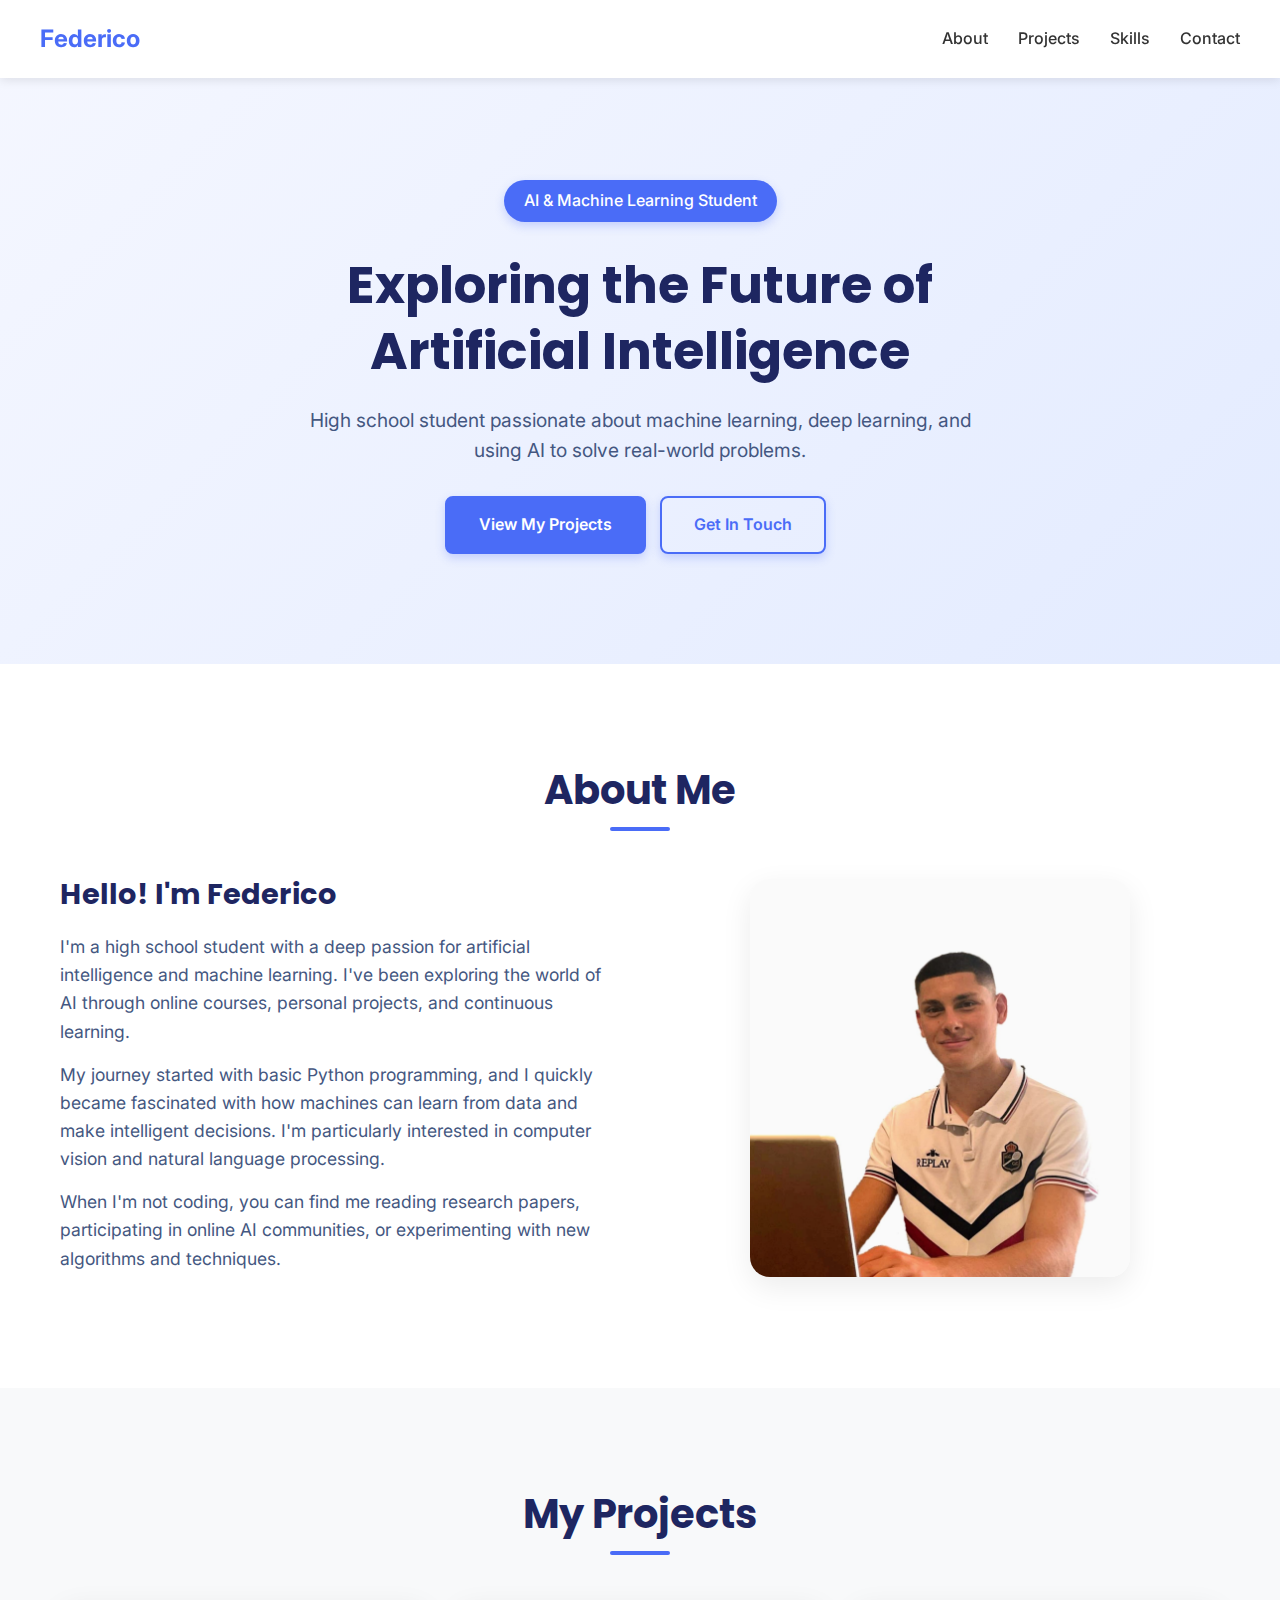
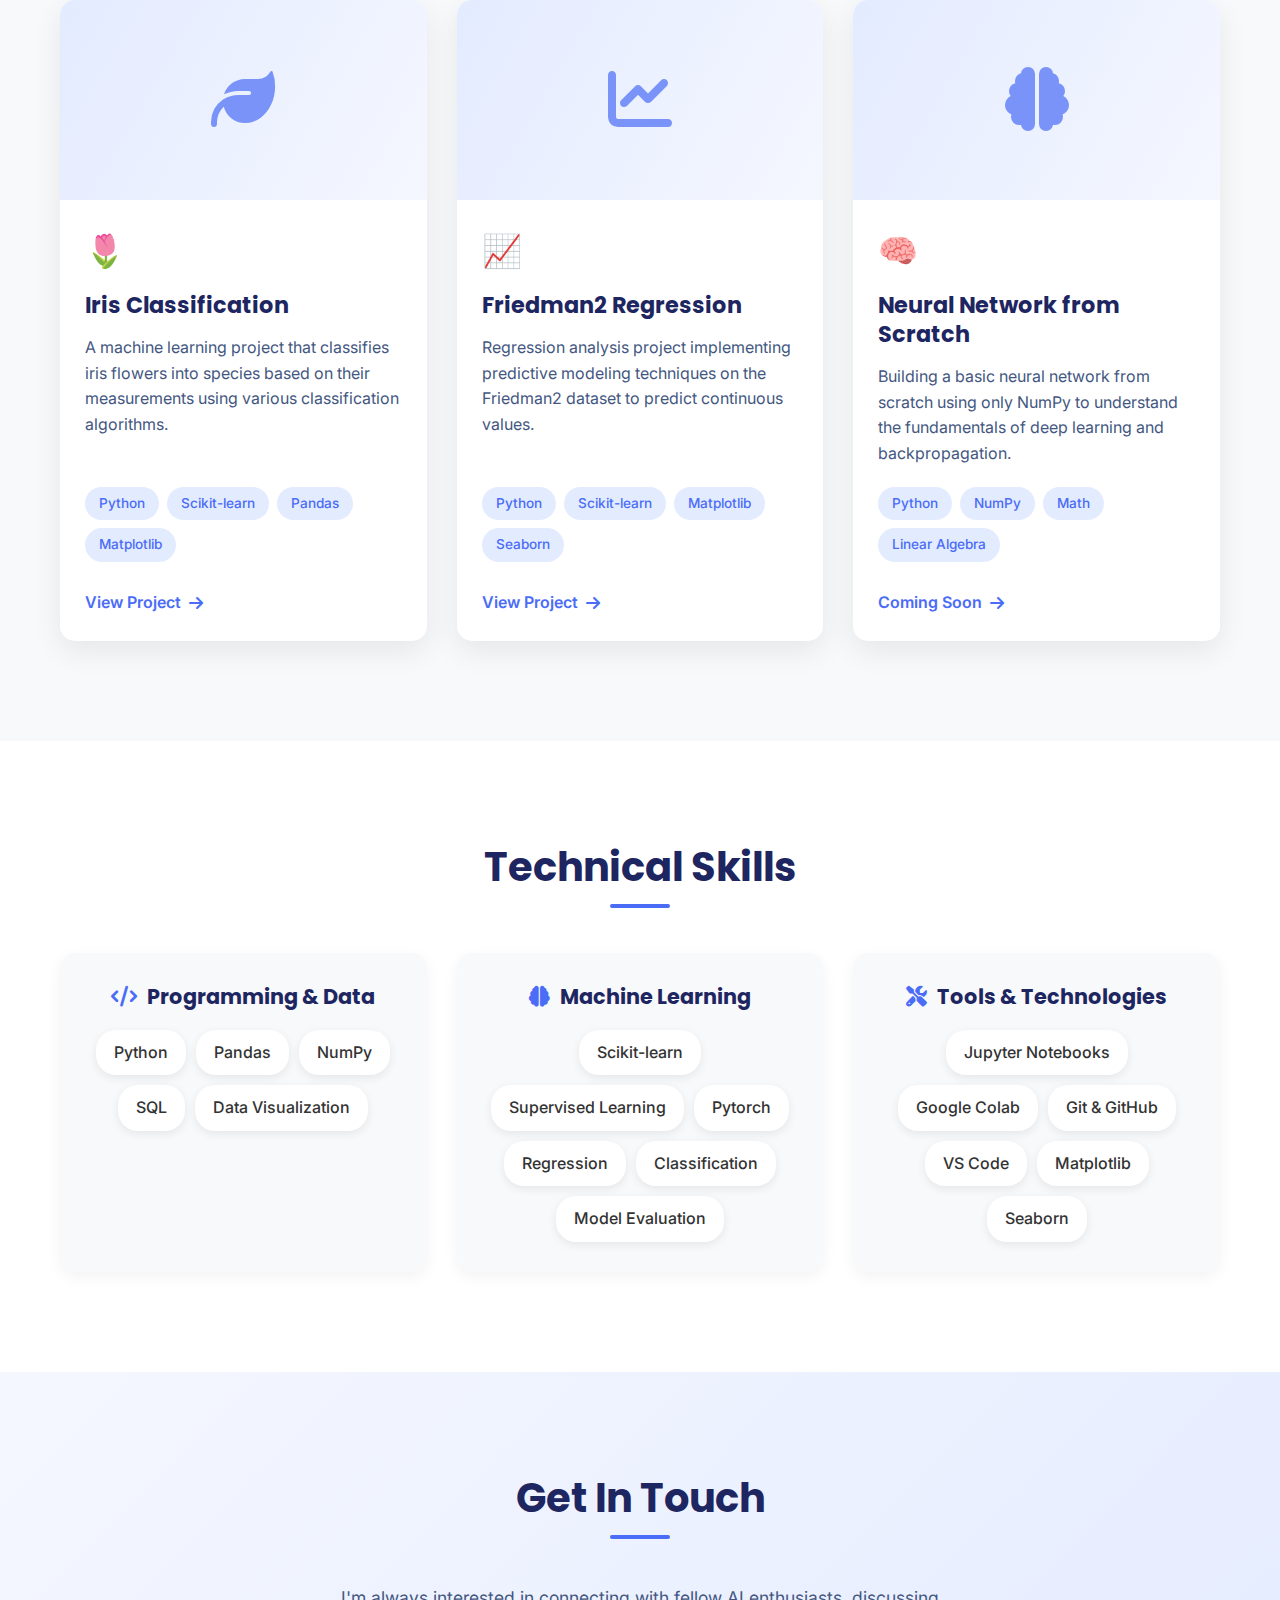
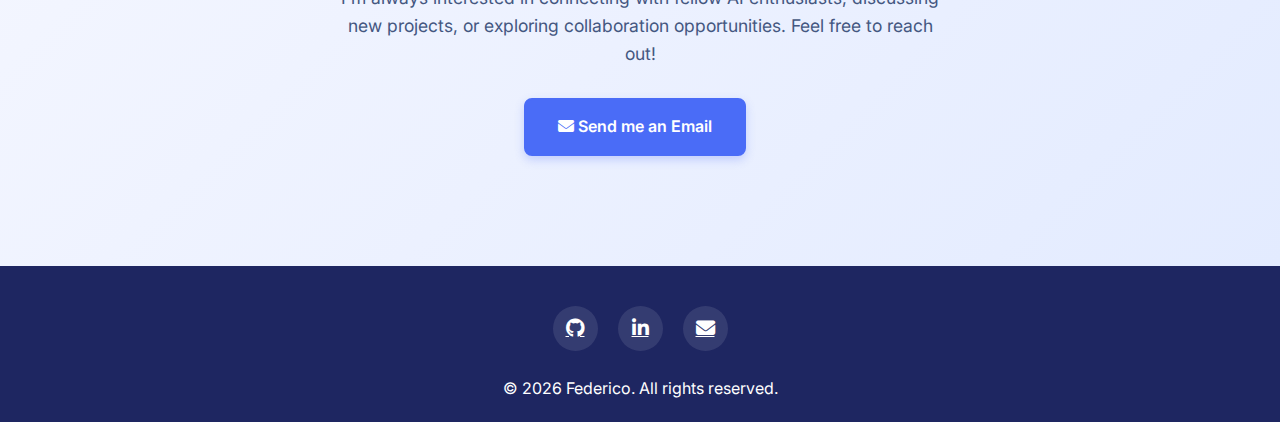
<file: landing/public/index.html>
<!DOCTYPE html>
<html lang="en">
<head>
    <meta charset="UTF-8">
    <meta name="viewport" content="width=device-width, initial-scale=1.0">
    <title>Federico - AI & ML Student</title>
    <meta name="description" content="AI and Machine Learning student passionate about deep learning, computer vision and NLP. Explore my projects and get in touch!">
    
    <!-- Favicon -->
    <link rel="icon" type="image/x-icon" href="assets/icons/favicon.ico">
    <link rel="icon" type="image/png" sizes="16x16" href="assets/icons/favicon-16x16.png">
    <link rel="icon" type="image/png" sizes="32x32" href="assets/icons/favicon-32x32.png">
    <link rel="apple-touch-icon" href="assets/icons/apple-touch-icon.png">
    
    <!-- Google Fonts -->
    <link rel="preconnect" href="https://fonts.googleapis.com">
    <link rel="preconnect" href="https://fonts.gstatic.com" crossorigin>
    <link href="https://fonts.googleapis.com/css2?family=Inter:wght@400;500;600;700&family=Poppins:wght@400;500;600;700&display=swap" rel="stylesheet">
    
    <!-- Font Awesome -->
    <link rel="stylesheet" href="https://cdnjs.cloudflare.com/ajax/libs/font-awesome/6.4.0/css/all.min.css">
    
    <style>
        /* Global Styles */
        :root {
            --primary: #4a6cf7;
            --primary-dark: #3a5cd8;
            --secondary: #1e2661;
            --text: #333;
            --text-light: #445781;
            --background: #f8f9fa;
            --white: #ffffff;
            --card-shadow: 0 10px 30px rgba(0,0,0,0.08);
            --transition: all 0.3s ease;
        }
        
        * {
            margin: 0;
            padding: 0;
            box-sizing: border-box;
        }
        
        html {
            scroll-behavior: smooth;
        }
        
        body {
            font-family: 'Inter', sans-serif;
            line-height: 1.6;
            color: var(--text);
            background-color: var(--background);
        }
        
        h1, h2, h3, h4, h5 {
            font-family: 'Poppins', sans-serif;
            font-weight: 700;
            color: var(--secondary);
            line-height: 1.3;
        }
        
        .container {
            max-width: 1200px;
            margin: 0 auto;
            padding: 0 20px;
        }
        
        .section-padding {
            padding: 100px 0;
        }
        
        /* Navigation */
        nav {
            background-color: var(--white);
            box-shadow: 0 2px 10px rgba(0,0,0,0.1);
            position: fixed;
            width: 100%;
            top: 0;
            z-index: 1000;
            transition: var(--transition);
        }
        
        .nav-container {
            display: flex;
            justify-content: space-between;
            align-items: center;
            padding: 20px 0;
        }
        
        .logo {
            font-size: 1.5rem;
            font-weight: 700;
            color: var(--primary);
            text-decoration: none;
            display: flex;
            align-items: center;
        }
        
        .nav-links {
            display: flex;
            list-style: none;
        }
        
        .nav-links li {
            margin-left: 30px;
        }
        
        .nav-links a {
            text-decoration: none;
            color: var(--text);
            font-weight: 500;
            transition: var(--transition);
            position: relative;
        }
        
        .nav-links a:after {
            content: '';
            position: absolute;
            bottom: -5px;
            left: 0;
            width: 0;
            height: 2px;
            background-color: var(--primary);
            transition: var(--transition);
        }
        
        .nav-links a:hover {
            color: var(--primary);
        }
        
        .nav-links a:hover:after {
            width: 100%;
        }
        
        .menu-toggle {
            display: none;
            background: none;
            border: none;
            font-size: 1.5rem;
            cursor: pointer;
            color: var(--secondary);
        }
        
        /* Hero Section - MODIFICATA */
        .hero {
            padding: 180px 0 100px;
            background: linear-gradient(135deg, #f5f7ff 0%, #e3ebff 100%);
            position: relative;
            overflow: hidden;
            text-align: center; /* Aggiunto per centrare il testo */
        }
        
        .hero-content {
            display: flex;
            flex-direction: column; /* Cambiato da row a column */
            align-items: center; /* Centra orizzontalmente */
            justify-content: center; /* Centra verticalmente */
            gap: 40px;
        }
        
        .hero-text {
            flex: 1;
            animation: fadeInUp 0.8s ease-out;
            max-width: 800px; /* Limita la larghezza per leggibilità */
        }
        
        .hero h1 {
            font-size: 3.2rem;
            margin-bottom: 20px;
            color: var(--secondary);
        }
        
        .hero p {
            font-size: 1.2rem;
            max-width: 700px;
            margin: 0 auto 30px;
            color: var(--text-light);
        }
        
        .tagline {
            background: var(--primary);
            color: var(--white);
            padding: 8px 20px;
            border-radius: 30px;
            display: inline-block;
            font-weight: 500;
            margin-bottom: 30px;
            font-size: 1rem;
            box-shadow: 0 4px 10px rgba(74, 108, 247, 0.25);
        }
        
        .btn {
            display: inline-block;
            padding: 14px 32px;
            background: var(--primary);
            color: var(--white);
            text-decoration: none;
            border-radius: 8px;
            font-weight: 600;
            transition: var(--transition);
            margin: 0 10px 10px 0;
            border: 2px solid var(--primary);
            box-shadow: 0 4px 10px rgba(74, 108, 247, 0.25);
        }
        
        .btn-outline {
            background: transparent;
            border: 2px solid var(--primary);
            color: var(--primary);
        }
        
        .btn:hover {
            background: var(--primary-dark);
            transform: translateY(-3px);
            box-shadow: 0 8px 15px rgba(74, 108, 247, 0.3);
        }
        
        .btn-outline:hover {
            background: var(--primary);
            color: var(--white);
        }
        
        /* About Section */
        .about {
            background: var(--white);
        }
        
        .section-title {
            text-align: center;
            margin-bottom: 60px;
            position: relative;
            font-size: 2.5rem;
        }
        
        .section-title:after {
            content: '';
            position: absolute;
            bottom: -15px;
            left: 50%;
            transform: translateX(-50%);
            width: 60px;
            height: 4px;
            background: var(--primary);
            border-radius: 2px;
        }
        
        .about-content {
            display: flex;
            align-items: center;
            justify-content: space-between;
            flex-wrap: wrap;
            gap: 40px;
        }
        
        .about-text {
            flex: 1;
            min-width: 300px;
        }
        
        .about-text h3 {
            margin-bottom: 20px;
            color: var(--secondary);
            font-size: 1.8rem;
        }
        
        .about-text p {
            margin-bottom: 15px;
            color: var(--text-light);
            font-size: 1.1rem;
        }
        
        .about-image {
            flex: 1;
            min-width: 300px;
            text-align: center;
            position: relative;
        }
        
        .profile-img {
            width: 100%;
            max-width: 380px;
            height: auto;
            border-radius: 20px;
            object-fit: cover;
            box-shadow: var(--card-shadow);
            transition: var(--transition);
        }
        
        .profile-img:hover {
            transform: translateY(-5px);
        }
        
        .about-image:after {
            content: '';
            position: absolute;
            top: -15px;
            left: -15px;
            right: 15px;
            bottom: 15px;
            border: 2px solid var(--primary);
            border-radius: 20px;
            z-index: -1;
            transition: var(--transition);
        }
        
        /* Projects Section */
        .projects {
            background: var(--background);
        }
        
        .project-grid {
            display: grid;
            grid-template-columns: repeat(auto-fit, minmax(330px, 1fr));
            gap: 30px;
            margin-top: 50px;
        }
        
        .project-card {
            background: var(--white);
            border-radius: 15px;
            overflow: hidden;
            box-shadow: var(--card-shadow);
            transition: var(--transition);
            height: 100%;
            display: flex;
            flex-direction: column;
        }
        
        .project-card:hover {
            transform: translateY(-10px);
            box-shadow: 0 15px 30px rgba(0,0,0,0.1);
        }
        
        .project-image {
            height: 200px;
            overflow: hidden;
            position: relative;
            background: linear-gradient(120deg, #e3ebff, #f5f7ff);
            display: flex;
            align-items: center;
            justify-content: center;
        }
        
        .project-image .icon-wrapper {
            font-size: 4rem;
            color: var(--primary);
            opacity: 0.7;
        }
        
        .project-content {
            padding: 25px;
            flex-grow: 1;
            display: flex;
            flex-direction: column;
        }
        
        .project-icon {
            font-size: 2rem;
            margin-bottom: 15px;
            color: var(--primary);
        }
        
        .project-card h3 {
            margin-bottom: 15px;
            color: var(--secondary);
            font-size: 1.4rem;
        }
        
        .project-card p {
            color: var(--text-light);
            margin-bottom: 20px;
            flex-grow: 1;
        }
        
        .tech-tags {
            display: flex;
            flex-wrap: wrap;
            margin-bottom: 20px;
        }
        
        .tech-tag {
            background: #e3ebff;
            color: var(--primary);
            padding: 6px 14px;
            border-radius: 20px;
            font-size: 0.85rem;
            margin-right: 8px;
            margin-bottom: 8px;
            font-weight: 500;
        }
        
        .project-link {
            color: var(--primary);
            text-decoration: none;
            font-weight: 600;
            display: inline-flex;
            align-items: center;
            transition: var(--transition);
        }
        
        .project-link i {
            margin-left: 8px;
            transition: var(--transition);
        }
        
        .project-link:hover {
            color: var(--primary-dark);
        }
        
        .project-link:hover i {
            transform: translateX(5px);
        }
        
        /* Skills Section */
        .skills {
            background: var(--white);
        }
        
        .skills-grid {
            display: grid;
            grid-template-columns: repeat(auto-fit, minmax(250px, 1fr));
            gap: 30px;
        }
        
        .skill-category {
            background: var(--background);
            padding: 30px;
            border-radius: 15px;
            transition: var(--transition);
            box-shadow: 0 5px 15px rgba(0,0,0,0.05);
        }
        
        .skill-category:hover {
            transform: translateY(-5px);
            box-shadow: 0 10px 25px rgba(0,0,0,0.1);
        }
        
        .skill-category h3 {
            margin-bottom: 20px;
            color: var(--secondary);
            text-align: center;
            font-size: 1.3rem;
            display: flex;
            align-items: center;
            justify-content: center;
        }
        
        .skill-category h3 i {
            margin-right: 10px;
            color: var(--primary);
        }
        
        .skill-list {
            display: flex;
            flex-wrap: wrap;
            justify-content: center;
            gap: 10px;
        }
        
        .skill-item {
            background: var(--white);
            padding: 10px 18px;
            border-radius: 20px;
            box-shadow: 0 3px 10px rgba(0,0,0,0.08);
            font-weight: 500;
            transition: var(--transition);
        }
        
        .skill-item:hover {
            background: var(--primary);
            color: var(--white);
            transform: translateY(-3px);
        }
        
        /* Contact Section */
        .contact {
            background: linear-gradient(135deg, #f5f7ff 0%, #e3ebff 100%);
            text-align: center;
        }
        
        .contact p {
            max-width: 600px;
            margin: 0 auto 30px;
            font-size: 1.1rem;
            color: var(--text-light);
        }
        
        /* Footer */
        footer {
            background: var(--secondary);
            color: var(--white);
            padding: 40px 0 20px;
            text-align: center;
        }
        
        .social-links {
            margin-bottom: 25px;
            display: flex;
            justify-content: center;
            gap: 20px;
        }
        
        .social-links a {
            display: inline-flex;
            align-items: center;
            justify-content: center;
            width: 45px;
            height: 45px;
            background: rgba(255, 255, 255, 0.1);
            color: var(--white);
            border-radius: 50%;
            font-size: 1.2rem;
            transition: var(--transition);
        }
        
        .social-links a:hover {
            background: var(--primary);
            transform: translateY(-3px);
        }
        
        .back-to-top {
            position: fixed;
            bottom: 30px;
            right: 30px;
            width: 50px;
            height: 50px;
            background: var(--primary);
            color: var(--white);
            border-radius: 50%;
            display: flex;
            align-items: center;
            justify-content: center;
            text-decoration: none;
            font-size: 1.2rem;
            box-shadow: 0 4px 15px rgba(0,0,0,0.2);
            transition: var(--transition);
            opacity: 0;
            visibility: hidden;
            z-index: 999;
        }
        
        .back-to-top.visible {
            opacity: 1;
            visibility: visible;
        }
        
        .back-to-top:hover {
            background: var(--primary-dark);
            transform: translateY(-3px);
        }
        
        /* Animations */
        @keyframes fadeInUp {
            from {
                opacity: 0;
                transform: translateY(20px);
            }
            to {
                opacity: 1;
                transform: translateY(0);
            }
        }
        
        @keyframes fadeInRight {
            from {
                opacity: 0;
                transform: translateX(20px);
            }
            to {
                opacity: 1;
                transform: translateX(0);
            }
        }
        
        /* Responsive Design */
        @media (max-width: 992px) {
            .hero h1 {
                font-size: 2.8rem;
            }
        }
        
        @media (max-width: 768px) {
            .menu-toggle {
                display: block;
            }
            
            .nav-links {
                position: fixed;
                top: 80px;
                left: 0;
                width: 100%;
                background: var(--white);
                flex-direction: column;
                align-items: center;
                padding: 20px;
                box-shadow: 0 10px 20px rgba(0,0,0,0.1);
                transform: translateY(-100%);
                opacity: 0;
                visibility: hidden;
                transition: var(--transition);
            }
            
            .nav-links.active {
                transform: translateY(0);
                opacity: 1;
                visibility: visible;
            }
            
            .nav-links li {
                margin: 15px 0;
            }
            
            .hero {
                padding: 150px 0 80px;
            }
            
            .hero h1 {
                font-size: 2.2rem;
            }
            
            .section-title {
                font-size: 2rem;
            }
            
            .about-content {
                flex-direction: column;
            }
            
            .about-text {
                margin-bottom: 40px;
            }
            
            .profile-img {
                width: 100%;
                max-width: 300px;
            }
            
            .project-grid {
                grid-template-columns: 1fr;
            }
            
            .btn {
                display: block;
                margin: 10px auto;
                width: 100%;
                max-width: 250px;
            }
        }
        
        @media (max-width: 480px) {
            .hero h1 {
                font-size: 1.8rem;
            }
            .hero p {
                font-size: 1rem;
            }
            
            .section-title {
                font-size: 1.8rem;
            }
            
            .tagline {
                font-size: 0.9rem;
            }
            
            .profile-img {
                max-width: 250px;
            }
            
            .skills-grid {
                grid-template-columns: 1fr;
            }
        }
    </style>
</head>
<body>
    <!-- Navigation -->
    <nav>
        <div class="container nav-container">
            <a href="#" class="logo">Federico</a>
            <button class="menu-toggle" id="menuToggle">
                <i class="fas fa-bars"></i>
            </button>
            <ul class="nav-links" id="navLinks">
                <li><a href="#about">About</a></li>
                <li><a href="#projects">Projects</a></li>
                <li><a href="#skills">Skills</a></li>
                <li><a href="#contact">Contact</a></li>
            </ul>
        </div>
    </nav>

    <!-- Hero Section - MODIFICATA -->
    <section class="hero">
        <div class="container">
            <div class="hero-content">
                <div class="hero-text">
                    <div class="tagline">AI & Machine Learning Student</div>
                    <h1>Exploring the Future of Artificial Intelligence</h1>
                    <p>High school student passionate about machine learning, deep learning, and using AI to solve real-world problems.</p>
                    <div>
                        <a href="#projects" class="btn">View My Projects</a>
                        <a href="#contact" class="btn btn-outline">Get In Touch</a>
                    </div>
                </div>
            </div>
        </div>
    </section>

    <!-- About Section -->
    <section id="about" class="about section-padding">
        <div class="container">
            <h2 class="section-title">About Me</h2>
            <div class="about-content">
                <div class="about-text">
                    <h3>Hello! I'm Federico</h3>
                    <p>I'm a high school student with a deep passion for artificial intelligence and machine learning. I've been exploring the world of AI through online courses, personal projects, and continuous learning.</p>
                    <p>My journey started with basic Python programming, and I quickly became fascinated with how machines can learn from data and make intelligent decisions. I'm particularly interested in computer vision and natural language processing.</p>
                    <p>When I'm not coding, you can find me reading research papers, participating in online AI communities, or experimenting with new algorithms and techniques.</p>
                </div>
                <div class="about-image">
                    <img src="assets/images/immagine_profilo_landing_page_github.jpg" alt="Federico - AI and Machine Learning Student" class="profile-img">
                </div>
            </div>
        </div>
    </section>

    <!-- Projects Section -->
    <section id="projects" class="projects section-padding">
        <div class="container">
            <h2 class="section-title">My Projects</h2>
            <div class="project-grid">
                <div class="project-card">
                    <div class="project-image">
                        <div class="icon-wrapper">
                            <i class="fas fa-leaf"></i>
                        </div>
                    </div>
                    <div class="project-content">
                        <div class="project-icon">🌷</div>
                        <h3>Iris Classification</h3>
                        <p>A machine learning project that classifies iris flowers into species based on their measurements using various classification algorithms.</p>
                        <div class="tech-tags">
                            <span class="tech-tag">Python</span>
                            <span class="tech-tag">Scikit-learn</span>
                            <span class="tech-tag">Pandas</span>
                            <span class="tech-tag">Matplotlib</span>
                        </div>
                        <a href="https://github.com/fede07-ml/portfolio/tree/main/projects/ml/iris/Iris.ipynb" class="project-link" target="_blank" rel="noopener">
                            View Project <i class="fas fa-arrow-right"></i>
                        </a>
                    </div>
                </div>
                
                <div class="project-card">
                    <div class="project-image">
                        <div class="icon-wrapper">
                            <i class="fas fa-chart-line"></i>
                        </div>
                    </div>
                    <div class="project-content">
                        <div class="project-icon">📈</div>
                        <h3>Friedman2 Regression</h3>
                        <p>Regression analysis project implementing predictive modeling techniques on the Friedman2 dataset to predict continuous values.</p>
                        <div class="tech-tags">
                            <span class="tech-tag">Python</span>
                            <span class="tech-tag">Scikit-learn</span>
                            <span class="tech-tag">Matplotlib</span>
                            <span class="tech-tag">Seaborn</span>
                        </div>
                        <a href="https://github.com/fede07-ml/portfolio/tree/main/projects/ml/friedman/MakeFriedMan2.ipynb" class="project-link" target="_blank" rel="noopener">
                            View Project <i class="fas fa-arrow-right"></i>
                        </a>
                    </div>
                </div>
                
                <div class="project-card">
                    <div class="project-image">
                        <div class="icon-wrapper">
                            <i class="fas fa-brain"></i>
                        </div>
                    </div>
                    <div class="project-content">
                        <div class="project-icon">🧠</div>
                        <h3>Neural Network from Scratch</h3>
                        <p>Building a basic neural network from scratch using only NumPy to understand the fundamentals of deep learning and backpropagation.</p>
                        <div class="tech-tags">
                            <span class="tech-tag">Python</span>
                            <span class="tech-tag">NumPy</span>
                            <span class="tech-tag">Math</span>
                            <span class="tech-tag">Linear Algebra</span>
                        </div>
                        <a href="https://github.com/fede07-ml" class="project-link" target="_blank" rel="noopener">
                            Coming Soon <i class="fas fa-arrow-right"></i>
                        </a>
                    </div>
                </div>
            </div>
        </div>
    </section>

    <!-- Skills Section -->
    <section id="skills" class="skills section-padding">
        <div class="container">
            <h2 class="section-title">Technical Skills</h2>
            <div class="skills-grid">
                <div class="skill-category">
                    <h3><i class="fas fa-code"></i> Programming & Data</h3>
                    <div class="skill-list">
                        <span class="skill-item">Python</span>
                        <span class="skill-item">Pandas</span>
                        <span class="skill-item">NumPy</span>
                        <span class="skill-item">SQL</span>
                        <span class="skill-item">Data Visualization</span>
                    </div>
                </div>
                
                <div class="skill-category">
                    <h3><i class="fas fa-brain"></i> Machine Learning</h3>
                    <div class="skill-list">
                        <span class="skill-item">Scikit-learn</span>
                        <span class="skill-item">Supervised Learning</span>
                        <span class="skill-item">Pytorch</span>
                        <span class="skill-item">Regression</span>
                        <span class="skill-item">Classification</span>
                        <span class="skill-item">Model Evaluation</span>
                    </div>
                </div>
                
                <div class="skill-category">
                    <h3><i class="fas fa-tools"></i> Tools & Technologies</h3>
                    <div class="skill-list">
                        <span class="skill-item">Jupyter Notebooks</span>
                        <span class="skill-item">Google Colab</span>
                        <span class="skill-item">Git & GitHub</span>
                        <span class="skill-item">VS Code</span>
                        <span class="skill-item">Matplotlib</span>
                        <span class="skill-item">Seaborn</span>
                    </div>
                </div>
            </div>
        </div>
    </section>

    <!-- Contact Section -->
    <section id="contact" class="contact section-padding">
        <div class="container">
            <h2 class="section-title">Get In Touch</h2>
            <p>I'm always interested in connecting with fellow AI enthusiasts, discussing new projects, or exploring collaboration opportunities. Feel free to reach out!</p>
            <a href="mailto:santillifede1234@gmail.com" class="btn">
                <i class="fas fa-envelope"></i> Send me an Email
            </a>
        </div>
    </section>

    <!-- Footer -->
    <footer>
        <div class="container">
            <div class="social-links">
                <a href="https://github.com/fede07-ml" aria-label="GitHub" target="_blank" rel="noopener">
                    <i class="fab fa-github"></i>
                </a>
                <a href="https://linkedin.com/in/federicosantilli" aria-label="LinkedIn" target="_blank" rel="noopener">
                    <i class="fab fa-linkedin-in"></i>
                </a>
                <a href="mailto:santillifede1234@gmail.com" aria-label="Email" rel="noopener">
                    <i class="fas fa-envelope"></i>
                </a>
            </div>
            <p>&copy; <span id="current-year">2025</span> Federico. All rights reserved.</p>
        </div>
    </footer>

    <a href="#" class="back-to-top" id="backToTop">
        <i class="fas fa-arrow-up"></i>
    </a>

    <script>
        // Aggiorna automaticamente l'anno nel footer
        document.getElementById('current-year').textContent = new Date().getFullYear();
        
        // Menu mobile toggle
        const menuToggle = document.getElementById('menuToggle');
        const navLinks = document.getElementById('navLinks');
        
        menuToggle.addEventListener('click', () => {
            navLinks.classList.toggle('active');
            menuToggle.innerHTML = navLinks.classList.contains('active') ? 
                '<i class="fas fa-times"></i>' : '<i class="fas fa-bars"></i>';
        });
        
        // Chiudi il menu mobile quando si clicca su un link
        document.querySelectorAll('.nav-links a').forEach(link => {
            link.addEventListener('click', () => {
                navLinks.classList.remove('active');
                menuToggle.innerHTML = '<class="fas fa-bars"></i>';
            });
        });
        
        // Smooth scrolling per navigation links
        document.querySelectorAll('a[href^="#"]').forEach(anchor => {
            anchor.addEventListener('click', function (e) {
                e.preventDefault();
                
                const targetId = this.getAttribute('href');
                if (targetId === '#') return;
                
                const targetElement = document.querySelector(targetId);
                if (targetElement) {
                    const navHeight = document.querySelector('nav').offsetHeight;
                    const targetPosition = targetElement.offsetTop - navHeight;
                    
                    window.scrollTo({
                        top: targetPosition,
                        behavior: 'smooth'
                    });
                }
            });
        });
        
        // Back to top button
        const backToTopButton = document.getElementById('backToTop');
        
        window.addEventListener('scroll', () => {
            if (window.pageYOffset > 300) {
                backToTopButton.classList.add('visible');
            } else {
                backToTopButton.classList.remove('visible');
            }
        });
    </script>
</body>
</html>
</file>
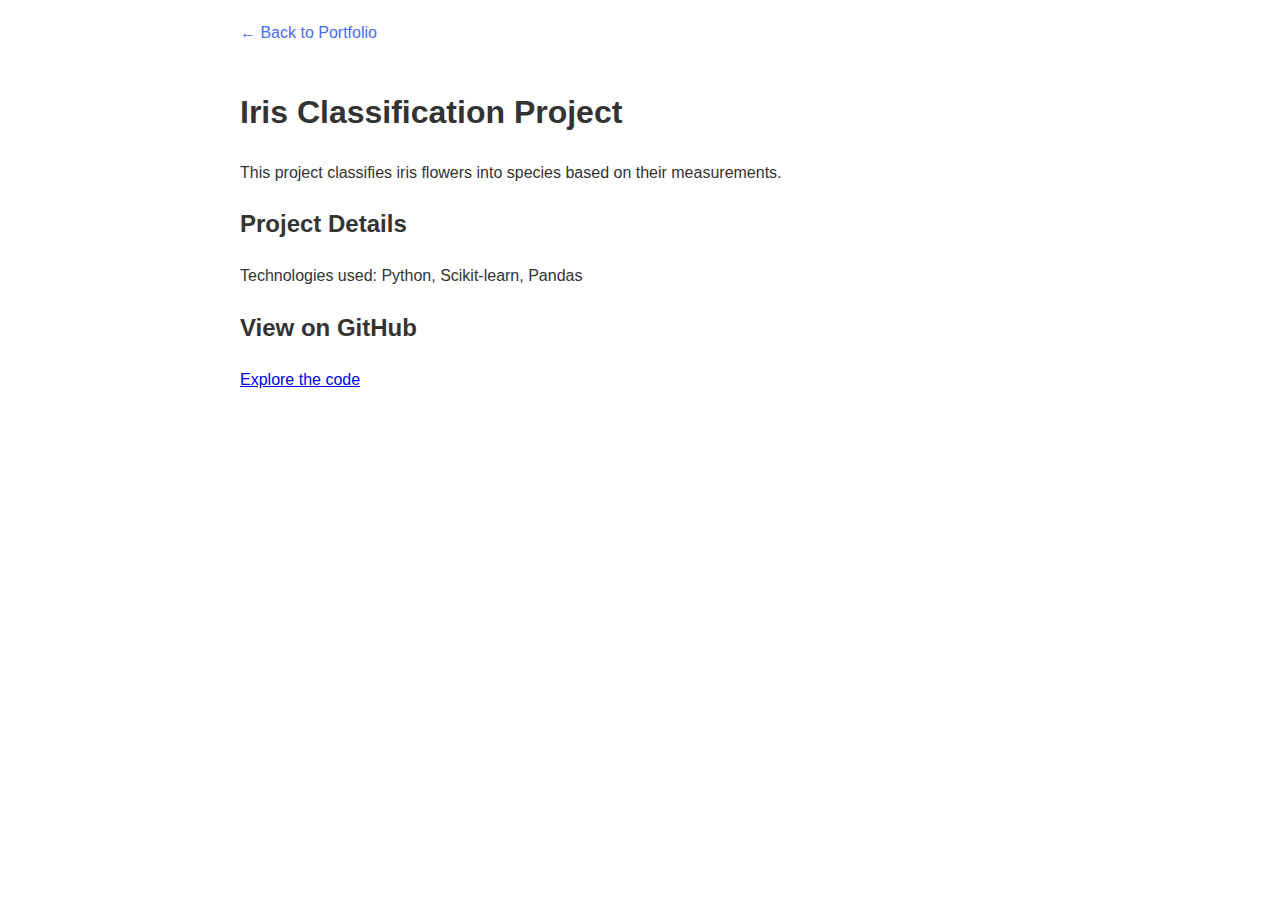
<file: projects/ml/iris/iris.html>
<html lang="en">
<head>
    <meta charset="UTF-8">
    <meta name="viewport" content="width=device-width, initial-scale=1.0">
    <title>Iris Classification Project</title>
    <style>
        /* Stili coerenti con il tuo sito */
        body {
            font-family: 'Segoe UI', Tahoma, Geneva, Verdana, sans-serif;
            line-height: 1.6;
            color: #333;
            max-width: 800px;
            margin: 0 auto;
            padding: 20px;
        }
        .back-link {
            display: inline-block;
            margin-bottom: 20px;
            color: #4a6cf7;
            text-decoration: none;
        }
    </style>
</head>
<body>
    <a href="../index.html" class="back-link">← Back to Portfolio</a>
    
    <h1>Iris Classification Project</h1>
    <p>This project classifies iris flowers into species based on their measurements.</p>
    
    <h2>Project Details</h2>
    <p>Technologies used: Python, Scikit-learn, Pandas</p>
    
    <h2>View on GitHub</h2>
    <p><a href="https://github.com/fede07-ml/portfolio/tree/main/projects/ml/iris" target="_blank">Explore the code</a></p>
</body>
</html>
</file>
